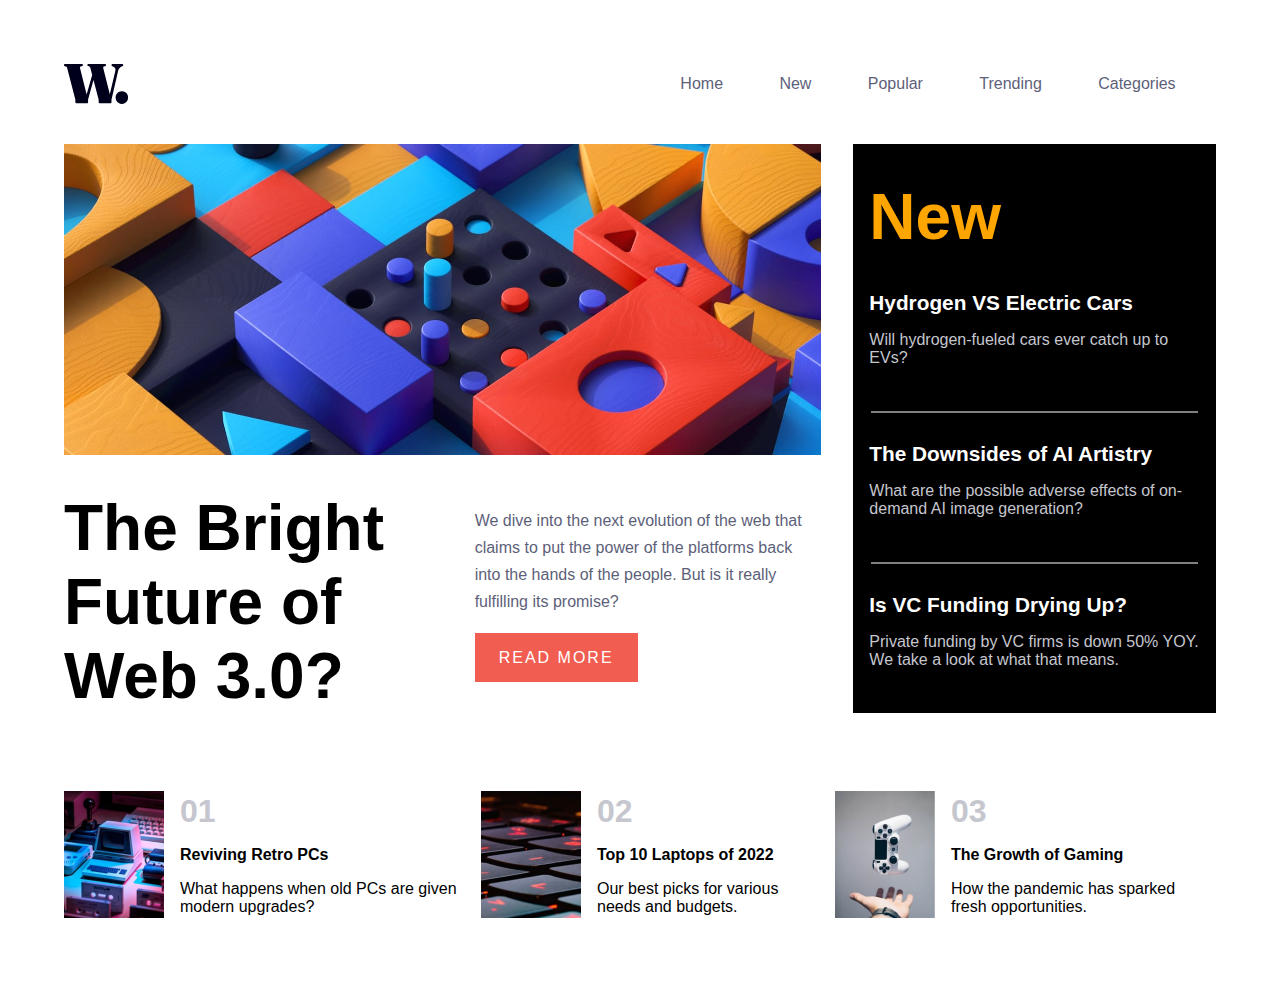
<file: news-homepage-main/index.html>
<!DOCTYPE html>
<html lang="en">
  <head>
    <meta charset="UTF-8" />
    <meta name="viewport" content="width=device-width, initial-scale=1.0" />
    <!-- displays site properly based on user's device -->

    <link
      rel="icon"
      type="image/png"
      sizes="32x32"
      href="../news-homepage-main/assets/images/favicon-32x32.png"
    />

    <title>Frontend Mentor | News homepage</title>

    <!-- Feel free to remove these styles or customise in your own stylesheet 👍 -->
    <link rel="stylesheet" href="style.css" />
  </head>
  <body>
    <header>
      <img src="../news-homepage-main/assets/images/logo.svg" alt="" />
      <ul>
        <li><a href="">Home</a></li>
        <li><a href="">New</a></li>
        <li><a href="">Popular</a></li>
        <li><a href="">Trending</a></li>
        <li><a href="">Categories</a></li>
      </ul>
    </header>
    <main>
      <figure>
        <img
          src="../news-homepage-main/assets/images/image-web-3-desktop.jpg"
          alt=""
        />
      </figure>
      <h1>The Bright Future of Web 3.0?</h1>
      <aside>
        <p>
          We dive into the next evolution of the web that claims to put the
          power of the platforms back into the hands of the people. But is it
          really fulfilling its promise?
        </p>
        <br /><a href="">READ MORE</a>
      </aside>
      <section class="news">
        <h1>New</h1>
        <div>
          <a href="">Hydrogen VS Electric Cars</a>
          <p class="kot">Will hydrogen-fueled cars ever catch up to EVs?</p>
        </div>
        <hr />
        <div>
          <a href=""> The Downsides of AI Artistry</a>
          <p class="kot">
            What are the possible adverse effects of on-demand AI image
            generation?
          </p>
        </div>
        <hr />
        <div>
          <a href="">Is VC Funding Drying Up?</a>
          <p class="kot">
            Private funding by VC firms is down 50% YOY. We take a look at what
            that means.
          </p>
        </div>
      </section>
    </main>
    <footer>
      <img
        src="../news-homepage-main/assets/images/image-retro-pcs.jpg"
        alt=""
      />
      <div class="f-txt">
        <h2>01</h2>
        <a href="">Reviving Retro PCs</a>
        <p>What happens when old PCs are given modern upgrades?</p>
      </div>
      <img
        src="../news-homepage-main/assets/images/image-top-laptops.jpg"
        alt=""
      />
      <div class="f-txt">
        <h2>02</h2>
        <a href="">Top 10 Laptops of 2022</a>
        <p>Our best picks for various needs and budgets.</p>
      </div>
      <img src="../news-homepage-main/assets/images/image-gaming-growth.jpg" />
      <div class="f-txt">
        <h2>03</h2>
        <a href="">The Growth of Gaming</a>
        <p>How the pandemic has sparked fresh opportunities.</p>
      </div>
    </footer>
  </body>
</html>
</file>
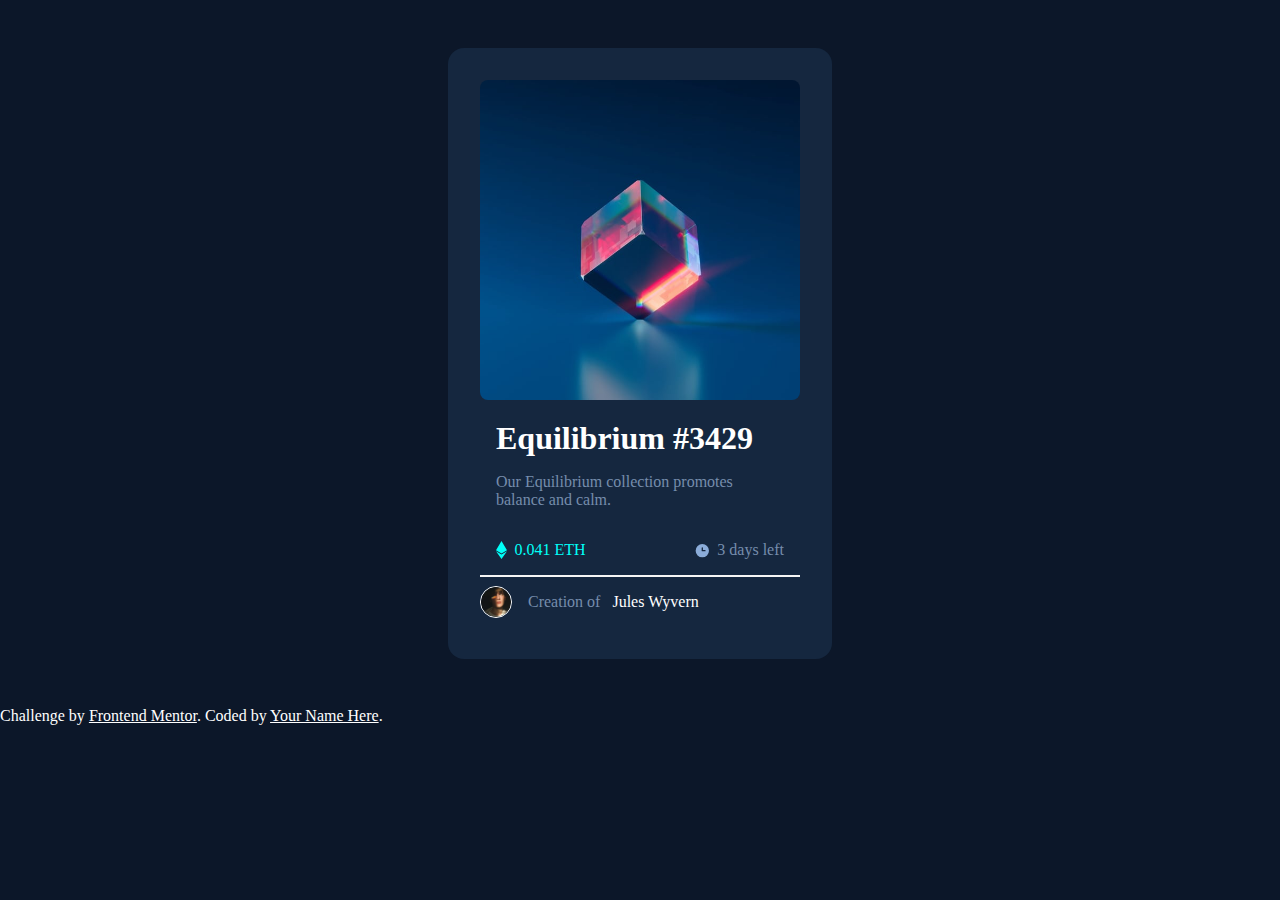
<file: nft-preview-card-component-main/index.html>
<!DOCTYPE html>
<html lang="en">
  <head>
    <meta charset="UTF-8" />
    <meta name="viewport" content="width=device-width, initial-scale=1.0" />
    <!-- displays site properly based on user's device -->

    <link
      rel="icon"
      type="image/png"
      sizes="32x32"
      href="./images/favicon-32x32.png"
    />

    <title>Frontend Mentor | NFT preview card component</title>

    <!-- Feel free to remove these styles or customise in your own stylesheet 👍 -->
    <link rel="stylesheet" href="style.css" />
  </head>
  <body>
    <section class="content">
      <img
        class="figure"
        src="../nft-preview-card-component-main/images/image-equilibrium.jpg"
        alt=""
      />

      <h1>Equilibrium #3429</h1>

      <p>Our Equilibrium collection promotes balance and calm.</p>
      <div class="eth">
        <p class="number">
          <img
            src="../nft-preview-card-component-main/images/icon-ethereum.svg"
            alt=""
          />
          0.041 ETH
        </p>
        <p class="days">
          <img
            src="../nft-preview-card-component-main/images/icon-clock.svg"
            alt=""
          />
          3 days left
        </p>
      </div>
      <hr />
      <footer>
        <img
          class="avatar"
          src="../nft-preview-card-component-main/images/image-avatar.png"
          alt=""
        />
        <p>Creation of <span> &nbsp; Jules Wyvern </span></p>
      </footer>
    </section>
    <div class="attribution">
      Challenge by
      <a href="https://www.frontendmentor.io?ref=challenge" target="_blank"
        >Frontend Mentor</a
      >. Coded by <a href="#">Your Name Here</a>.
    </div>
  </body>
</html>
</file>
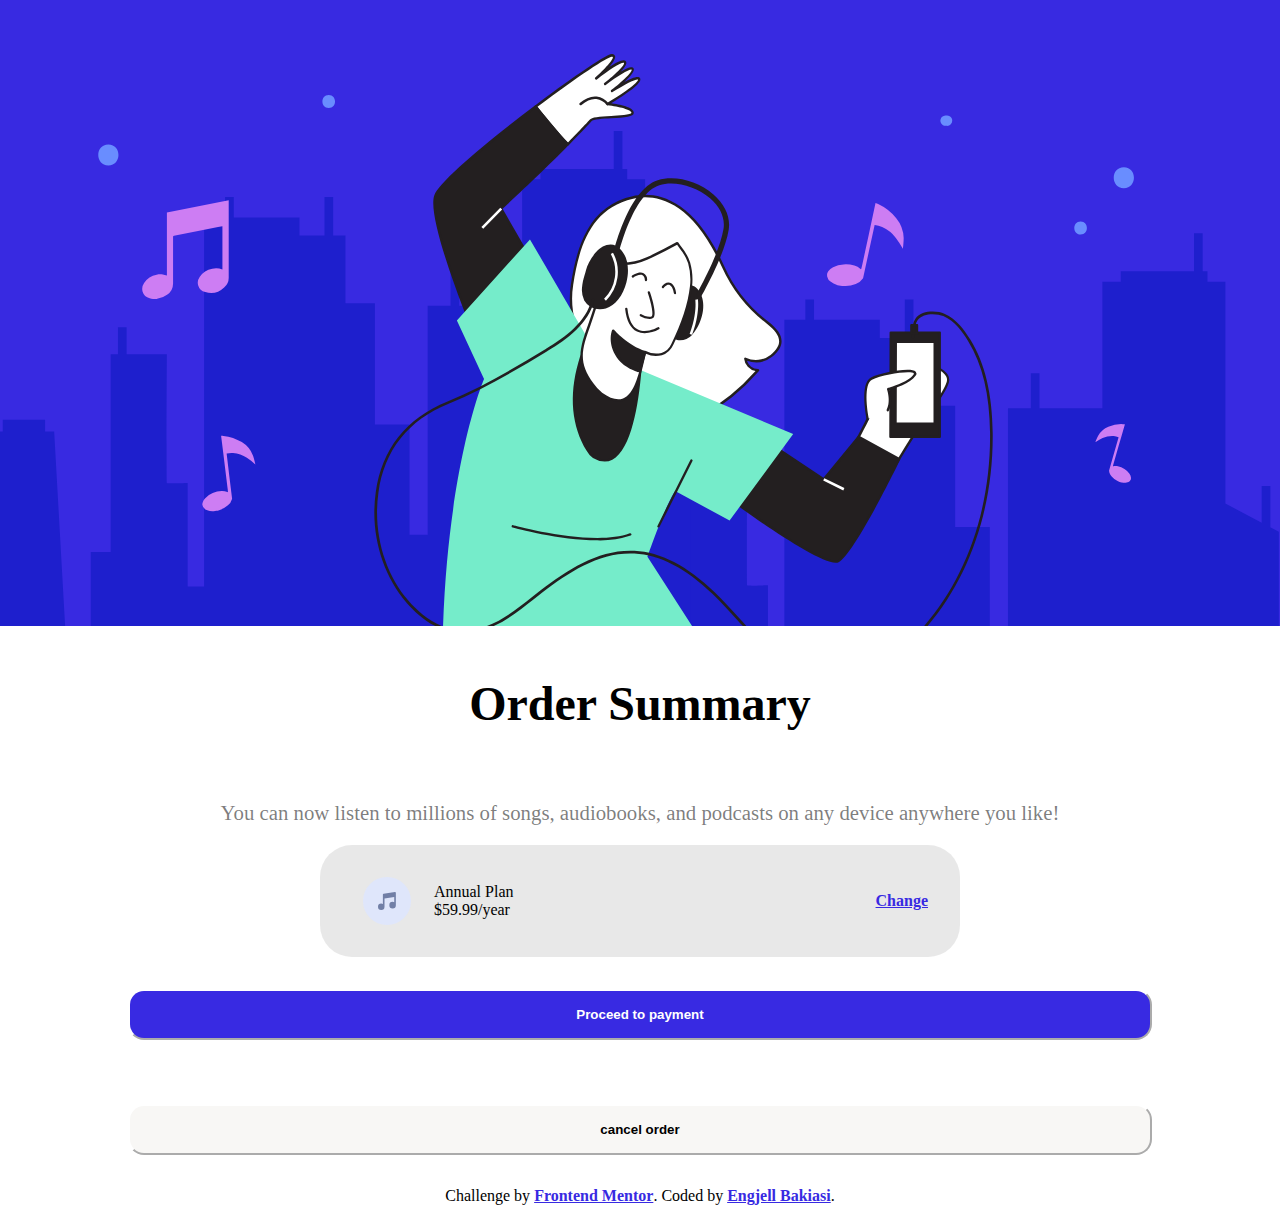
<file: order-summary-component-main/index.html>
<!DOCTYPE html>
<html lang="en">
  <head>
    <meta charset="UTF-8" />
    <meta name="viewport" content="width=device-width, initial-scale=1.0" />
    <!-- displays site properly based on user's device -->

    <link
      rel="icon"
      type="image/png"
      sizes="32x32"
      href="./images/favicon-32x32.png"
    />
    <link rel="stylesheet" href="style.css" />

    <title>Frontend Mentor | Order summary card</title>

    <!-- Feel free to remove these styles or customise in your own stylesheet 👍 -->
  </head>
  <body>
    <img
      class="hero"
      src="../order-summary-component-main/images/illustration-hero.svg"
      alt="illustration-hero"
    />
    <h1>Order Summary</h1>

    <p class="kot">
      You can now listen to millions of songs, audiobooks, and podcasts on any
      device anywhere you like!
    </p>

    <section class="payment">
      <p class="annualPlan">
        <img
          src="../order-summary-component-main/images/icon-music.svg"
          alt="icon-music"
        />
        Annual Plan <br />
        $59.99/year
      </p>
      <p><a href="">Change</a></p>
    </section>

    <button>Proceed to payment</button>
    <button class="cancel">cancel order</button>

    <div class="attribution">
      Challenge by
      <a href="https://www.frontendmentor.io?ref=challenge" target="_blank"
        >Frontend Mentor</a
      >. Coded by <a href="#">Engjell Bakiasi</a>.
    </div>
  </body>
</html>
</file>
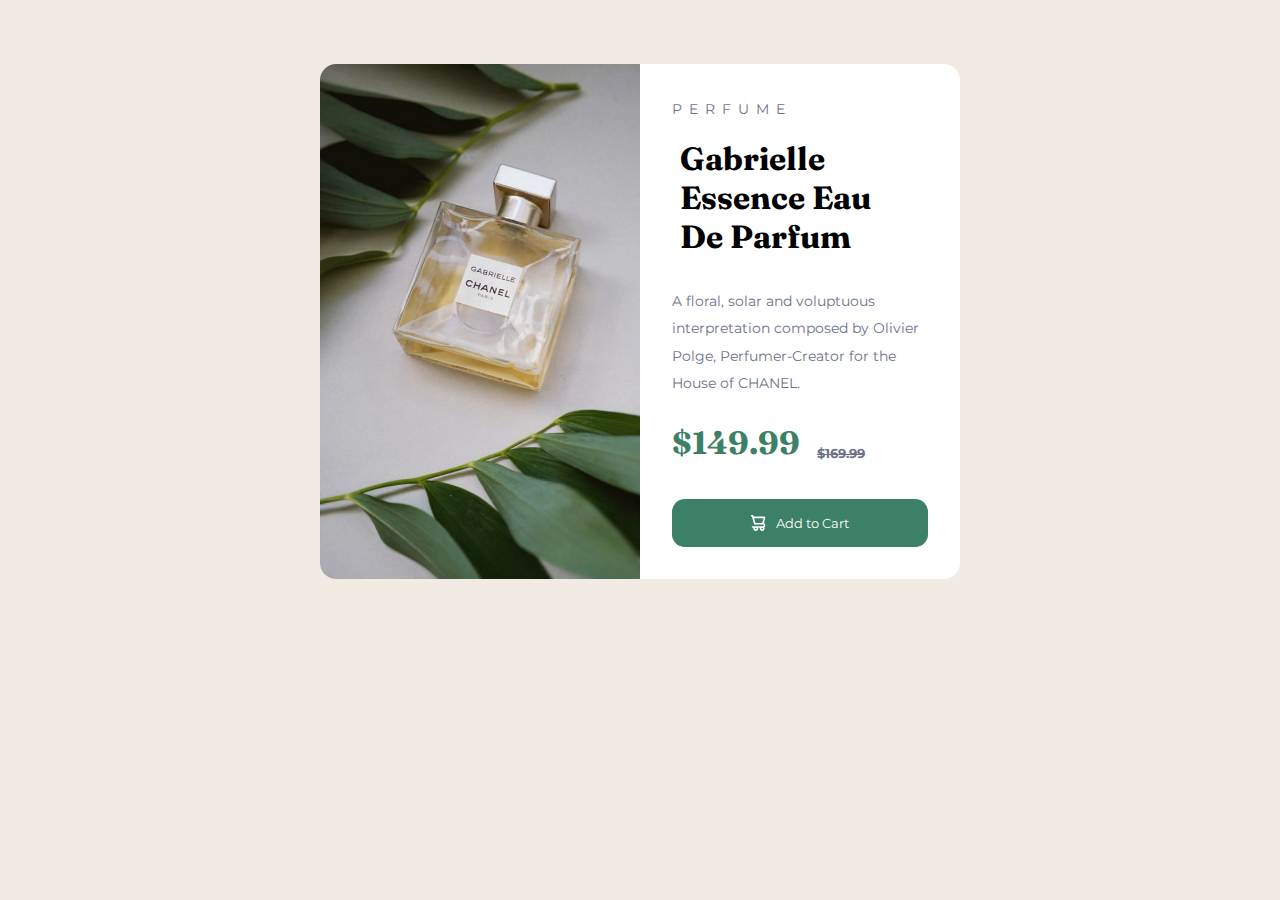
<file: product-preview-card-component-main/index.html>
<!DOCTYPE html>
<html lang="en">
  <head>
    <meta charset="UTF-8" />
    <meta name="viewport" content="width=device-width, initial-scale=1.0" />
    <!-- displays site properly based on user's device -->

    <link
      rel="icon"
      type="image/png"
      sizes="32x32"
      href="./images/favicon-32x32.png"
    />
    

    <title>Frontend Mentor | Product preview card component</title>

    <!-- Feel free to remove these styles or customise in your own stylesheet 👍 -->
    <link rel="stylesheet" href="style.css" />
  </head>
  <body>
    <img
      class="perfume"
      src="../product-preview-card-component-main/images/image-product-desktop.jpg"
      alt=""
    />
    <section class="article">
      <p class="perview">PERFUME</p>

      <h1>Gabrielle Essence Eau De Parfum</h1>

      <p class="text">
        A floral, solar and voluptuous interpretation composed by Olivier Polge,
        Perfumer-Creator for the House of CHANEL.
      </p>

      <p class="price">
        $149.99 <span><sub>$169.99</sub></span>
      </p>

      <button>
        <img
          src="../product-preview-card-component-main/images/icon-cart.svg"
          alt=""
        />
        Add to Cart
      </button>
    </section>

  
  </body>
</html>
</file>
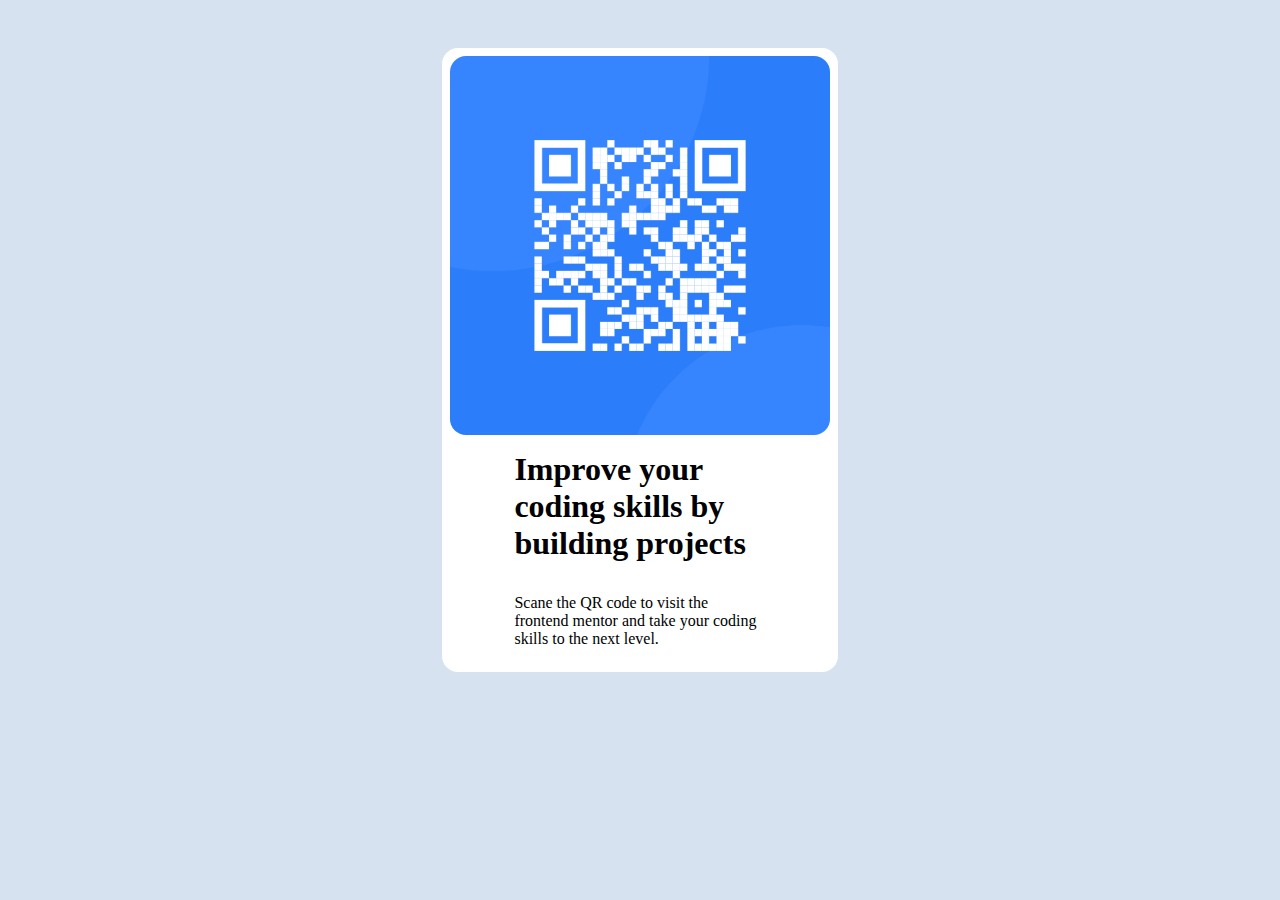
<file: qr-code-component-main/index.html>
<!DOCTYPE html>
<html lang="en">
  <head>
    <meta charset="UTF-8" />
    <meta name="viewport" content="width=device-width, initial-scale=1.0" />
    <!-- displays site properly based on user's device -->

    <link
      rel="icon"
      type="image/png"
      sizes="32x32"
      href="./images/favicon-32x32.png"
    />

    <title>Frontend Mentor | QR code component</title>
    <link rel="stylesheet" href="qrCode.css" />

    <!-- Feel free to remove these styles or customise in your own stylesheet 👍 -->
  </head>
  <body>
    <section>
      <img src="../qr-code-component-main/images/image-qr-code.png" alt="" />

      <h1>Improve your coding skills by building projects</h1>
      <p>
        Scane the QR code to visit the frontend mentor and take your coding
        skills to the next level.
      </p>
    </section>
  </body>
</html>
</file>
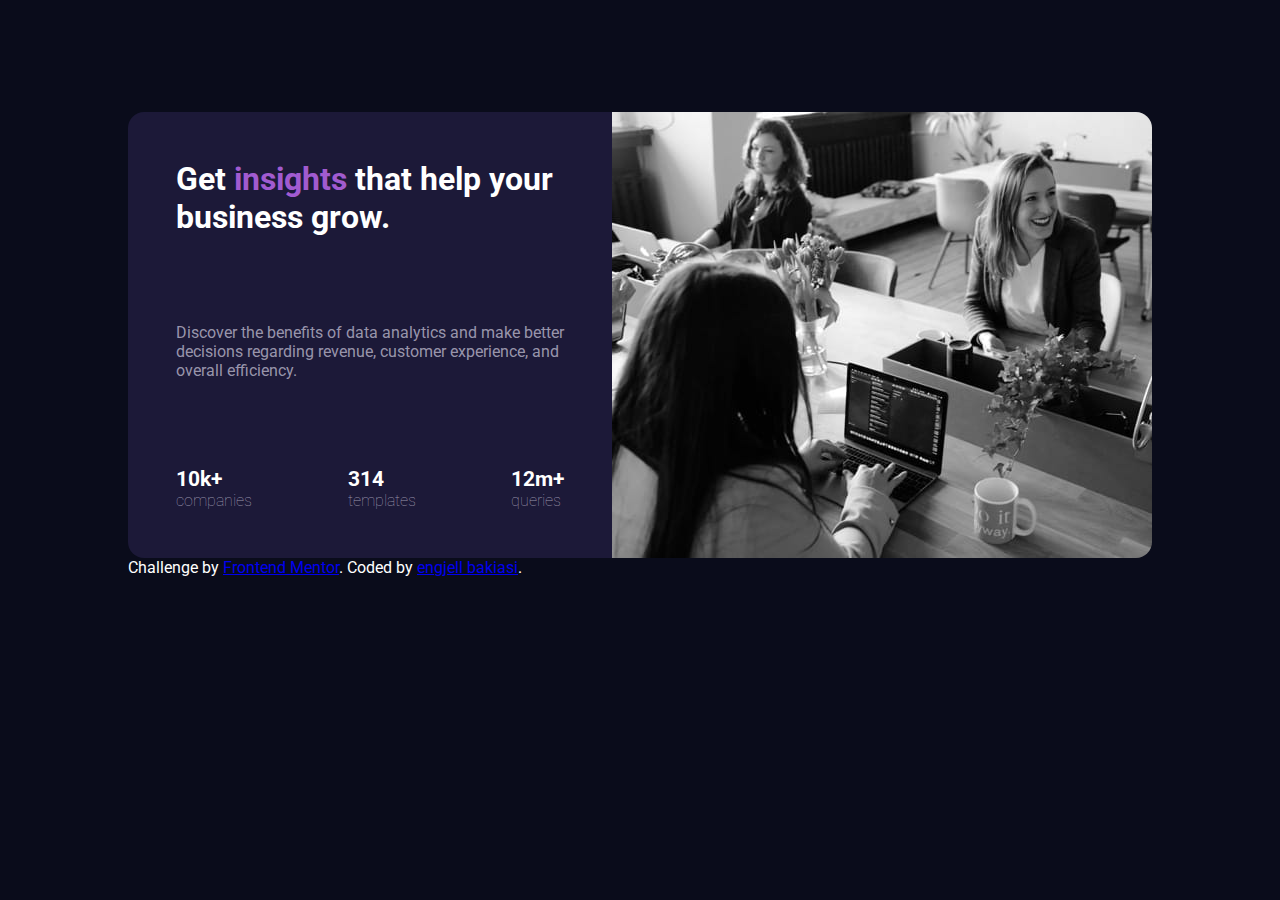
<file: stats-preview-card-component-main/index.html>
<!DOCTYPE html>
<html lang="en">
  <head>
    <meta charset="UTF-8" />
    <meta name="viewport" content="width=device-width, initial-scale=1.0" />
    <!-- displays site properly based on user's device -->

    <link
      rel="icon"
      type="image/png"
      sizes="32x32"
      href="./images/favicon-32x32.png"
    />

    <title>Frontend Mentor | Stats preview card component</title>

    <!-- Feel free to remove these styles or customise in your own stylesheet 👍 -->
    <link rel="stylesheet" href="style.css" />
  </head>
  <body>
    <section class="article">
      <h1>Get <span> insights </span> that help  your business grow.</h1>

      <p class="txt">
        Discover the benefits of data analytics and make better decisions
        regarding revenue, customer experience, and overall efficiency.
      </p>
      <section class="stats">
        <p>
          10k+ <br />
       <span class="stats">companies</span>   
        </p>
        <p>
          314 <br />
          <span class="stats">templates</span>   
        </p>
        <p>
          12m+ <br />
          <span class="stats">queries</span>    
        </p>
      </section>
    </section>
    <div class="img"></div>
    <!-- <img src="../stats-preview-card-component-main/images/image-header-desktop.jpg" alt=""> -->
    <div class="attribution">
      Challenge by
      <a href="https://www.frontendmentor.io?ref=challenge" target="_blank"
        >Frontend Mentor</a
      >. Coded by <a href="#">engjell bakiasi</a>.
    </div>
  </body>
</html>
</file>
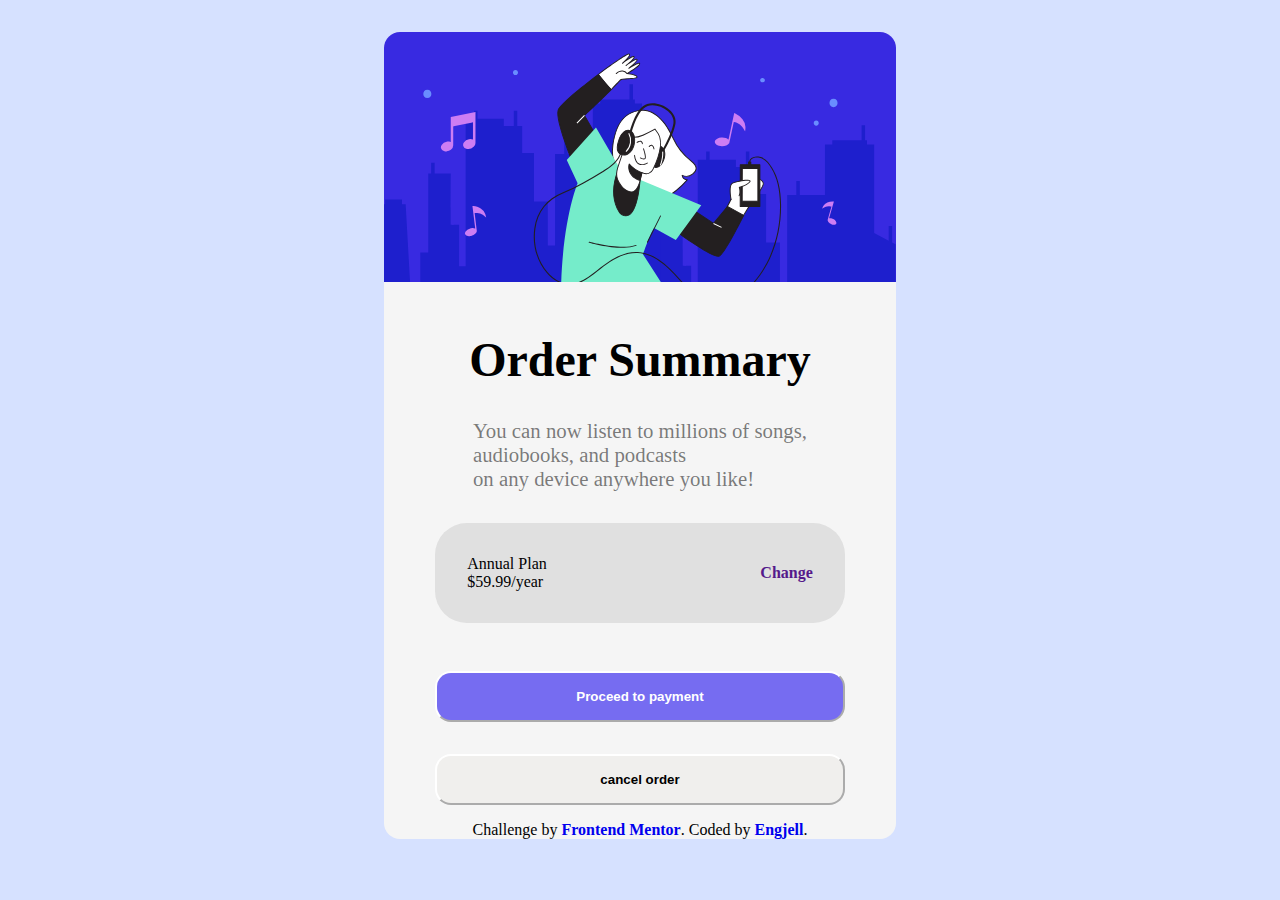
<file: order-summary-component-main/index2.html>
<!DOCTYPE html>
<html lang="en">
  <head>
    <meta charset="UTF-8" />
    <meta name="viewport" content="width=device-width, initial-scale=1.0" />
    <!-- displays site properly based on user's device -->

    <link
      rel="icon"
      type="image/png"
      sizes="32x32"
      href="./images/favicon-32x32.png"
    />
    <link rel="stylesheet" href="style2.css" />

    <title>Frontend Mentor | Order summary card</title>

    <!-- Feel free to remove these styles or customise in your own stylesheet 👍 -->
  </head>
  <body>
    <img
      class="hero"
      src="../order-summary-component-main/images/illustration-hero.svg"
      alt="illustration-hero"
    />
    <h1>Order Summary</h1>

    <p class="kot">
      You can now listen to millions of songs,<br> audiobooks, and podcasts <br>on any
      device anywhere you like!
    </p>

    <section class="payment">
      <p class="annualPlan">
        Annual Plan <br />
        $59.99/year
      </p>
      <p><a href="">Change</a></p>
    </section>

    <button>Proceed to payment</button>
    <button class="cancel">cancel order</button>

    <div class="attribution">
      Challenge by
      <a href="https://www.frontendmentor.io?ref=challenge" target="_blank"
        >Frontend Mentor</a
      >. Coded by <a href="#">Engjell</a>.
    </div>
  </body>
  
</html>
</file>
<file: news-homepage-main/style.css>
/* @import url("https://fonts.googleapis.com/css2?family=Fraunces:opsz,wght@9..144,700&family=Inter:wght@400;800&display=swap"); */
* {
  margin: 0;
  padding: 0;
  box-sizing: border-box;
  font-family: "Inter", sans-serif;
}
body {
  margin: 4rem;
}
header {
  display: flex;
  justify-content: space-between;
  align-items: center;
  margin-bottom: 2.5rem;
}
.news hr {
  background-color: gray;
  border: 0.5px solid gray;
  width: 90%;
  align-self: center;
}
ul {
  display: flex;
  justify-content: space-evenly;
  align-items: center;
  list-style-type: none;
  width: 50%;
}
li a {
  color: hsl(236, 13%, 42%);
  text-decoration: none;
}
li a:hover {
  color: red;
}
.news {
  background-color: black;
  display: flex;
  justify-content: space-evenly;
  align-items: flex-start;
  flex-direction: column;
}
.news h1 {
  color: orange;
  margin: 0.5rem 1rem;
  transition: 2s;
}
.news p {
  color: hsl(233, 8%, 79%);
}
.news a {
  text-decoration: none;
  font-size: 1.3rem;
  color: white;
  margin-left: 1rem;
  font-weight: 700;
}
.news a:hover {
  color: hsl(35, 77%, 62%);
  transition: 0.3s;
}
aside a {
  color: white;
  background-color: rgb(241, 93, 81);
  text-decoration: none;
  padding: 1rem 1.5rem;
  letter-spacing: 2px;
  margin: 1rem;
}
aside a:hover {
  background-color: black;
}
aside p {
  line-height: 27px;
  color: hsl(236, 13%, 42%);
}
footer {
  display: flex;
  justify-content: space-between;
  align-items: center;
  margin-top: 4rem;
}
footer h2,
a,
p {
  margin: 1rem;
}
footer a {
  font-size: 1rem;
  color: black;
  text-decoration: none;
  font-weight: 900;
}
footer a:hover {
  color: rgb(241, 93, 81);
  transition: 0.3s;
}
footer img {
  width: 100px;
}
.kot {
  margin: 1rem;
}
.f-txt h2 {
  color: hsl(233, 8%, 79%);
  font-size: 2rem;
}
main {
  display: grid;
  grid-template-columns: 1fr 1fr 1fr;
  gap: 2rem;
}
figure img {
  width: 100%;
}
figure {
  grid-column-start: 1;
  grid-column-end: 3;
}
.news {
  grid-row-start: 1;
  grid-row-end: 3;
  grid-column-start: 3;
  grid-column-end: 4;
}
h1 {
  font-size: 4rem;
  font-weight: 700;
}
</file>
<file: nft-preview-card-component-main/style.css>
* {
  margin: 0;
  padding: 0;
  box-sizing: border-box;
  color: white;
}
body {
  background-color: rgb(12, 23, 41);
}

section {
  width: 30%;
  background-color: rgb(21, 39, 63);
  margin: 3rem auto;
  padding: 2rem;
  border-radius: 1rem;
}
.figure {
  width: 100%;
  height: 100%;
  object-fit: contain;
  border-radius: 0.5rem;
}
h1 {
  margin: 1rem;
}
p {
  margin: 1rem;
  color: rgb(118, 141, 172);
}
.eth {
  display: flex;
  justify-content: space-between;
  align-items: center;
}
.number {
  color: rgb(0, 255, 248);
  display: flex;
  justify-content: space-between;
  align-items: center;
  width: 28%;
}
.days {
  display: flex;
  justify-content: space-between;
  align-items: center;
  width: 28%;
}
footer {
  display: flex;
  justify-content: flex-start;
  align-items: center;
}
.avatar {
  border: 1px solid white;
  border-radius: 50%;
  width: 10%;
}
hr {
  border: 1px solid whitesmoke;
}
</file>
<file: order-summary-component-main/style.css>
* {
  margin: 0;
  padding: 0;
  box-sizing: border-box;
}
body {
  display: flex;
  justify-content: center;
  align-items: center;
  flex-direction: column;
}
.hero {
  display: block;
  width: 100%;
}
h1 {
  margin: 50px 0px;
  font-size: 3rem;
}
.kot {
  margin: 20px;
  color: #00000085;
  font-size: 1.3rem;
}
.payment {
  background-color: rgba(128, 128, 128, 0.183);
  width: 50%;
  display: flex;
  justify-content: space-between;
  align-items: center;
  border-radius: 2rem;
  padding: 2rem;
}
.annualPlan {
  width: 30%;
  display: flex;
  justify-content: space-around;
  align-items: center;
}
button {
  width: 80%;
  margin: 2rem;
  padding: 1rem;
  border-radius: 1rem;
  border-color: white;
  color: white;
  background-color: #382ae2;
  font-weight: 900;
}
button:hover {
  background-color: #52ad5e;
}
.cancel {
  background-color: rgba(220, 215, 204, 0.199);
  color: black;
}
.cancel:hover {
  background-color: rgba(255, 0, 0, 0.516);
}
a {
  text-decoration: underline;
  font-weight: 600;
  color:#382ae2;
}
a:hover {
  color: #52ad5e;
  text-decoration: none;
}
</file>
<file: product-preview-card-component-main/style.css>
@import url("https://fonts.googleapis.com/css2?family=Montserrat:wght@500;700&display=swap");
@import url("https://fonts.googleapis.com/css2?family=Fraunces:opsz,wght@9..144,700&display=swap");
* {
  margin: 0;
  padding: 0;
  box-sizing: border-box;
  font-family: "Montserrat", sans-serif;
}
html {
  display: flex;
  justify-content: center;
  align-items: center;
  background-color: hsl(30, 38%, 92%);
}
.perfume {
  width: 100%;
  height: 100%;
  object-fit: cover;
  border-radius: 1rem 0 0 1rem;
}
body {
  width: 50%;
  margin: 4rem auto;
  background-color: rgb(255, 255, 255);
  display: grid;
  grid-template-columns: 1fr 1fr;
  border-radius: 1rem;
}
.perview {
  margin: 2rem 2rem 1rem 2rem;
  letter-spacing: 7px;
}
h1 {
  margin: 0rem 2.5rem;
  font-family: "Fraunces", serif;
  font-size: 2rem;
}
p {
  margin: 2rem;
  color: hsl(228, 12%, 48%);
  font-size: 14px;
  line-height: 1.7rem;
}
.price {
  font-size: 2rem;
  color: rgb(60, 128, 103);
  font-weight: 700;
  font-family: "Fraunces", serif;
}
span {
  font-size: 1rem;
  text-decoration: line-through;
  margin-left: 10px;
  color: hsl(228, 12%, 48%);
}
button {
  margin: 2rem;
  width: 80%;
  padding: 1rem;
  border: none;
  border-radius: 0.8rem;
  color: white;
  background-color: rgb(60, 128, 103);
  display: flex;
  justify-content: center;
  align-items: center;
}
button img {
  margin-right: 10px;
}
</file>
<file: qr-code-component-main/qrCode.css>
body {
  background-color: #d6e2f0;
}

section {
  display: flex;
  justify-content: center;
  align-items: center;
  flex-direction: column;
  background-color: #fff;
  width: 30%;
  margin: 3rem auto;
  padding: 0.5rem;
  border-radius: 1rem;
}
img {
  width: 100%;
  height: 100%;
  object-fit: contain;
  border-radius: 1rem;
}
h1,
p {
  margin: 1rem 4rem;
}
h1 {
  font-size: 2rem;
}
</file>
<file: stats-preview-card-component-main/style.css>
@import url("https://fonts.googleapis.com/css2?family=Roboto:wght@100;300;400;500;700;900&display=swap");

* {
  padding: 0;
  margin: 0;
  box-sizing: border-box;
  font-family: "Roboto", sans-serif;
}
h1 {
  font-size: 2rem;
}
html {
  background-color: #0a0c1b;
}
body {
  display: grid;
  grid-template-columns: 1fr 1fr;
  color: #fff;
  width: 80%;
  margin: 7rem auto;
}
.img {
  width: 540px;
  height: 446px;
  border-radius: 0 1rem 1rem 0;
  background-image: url(../stats-preview-card-component-main/images/image-header-desktop.jpg);
  background-color: rgba(138, 23, 215, 0.71);
}
.article {
  display: flex;
  justify-content: space-between;
  align-items: center;
  flex-direction: column;
  background-color: #1c1938;
  padding: 3rem;
  border-radius: 1rem 0 0 1rem;
}
.txt {
  color: #c0bed1c5;
}
.stats {
  display: flex;
  justify-content: space-between;
  align-items: center;
  width: 100%;
  font-size: 1.3em;
  font-weight: 700;
}
span {
  color: #a15bd0;
}
span.stats{
    color:#c0bed1c5 ;
    font-size: 16px;
    font-weight: 100;
}
</file>
<file: order-summary-component-main/style2.css>
* {
  margin: 0;
  padding: 0;
  box-sizing: border-box;
}

html {
  display: flex;
  justify-content: center;
  background-color: #d6e1ff;
}
body {
  display: flex;
  justify-content: center;
  align-items: center;
  flex-direction: column;
  width: 40%;
  height: 40%;
  border-radius: 2rem;
  margin: 2rem;
  border-radius: 1rem;
  background-color: whitesmoke;
}
body:hover {
  box-shadow: 10px 10px 10px 10px rgba(0, 0, 0, 0.281);

  transition: 0.7s;
}
.hero {
  display: block;
  width: 100%;

  border-radius: 1rem 1rem 0 0;
}
h1 {
  margin: 50px 0 0 0;
  font-size: 3rem;
}
.kot {
  margin: 2rem auto;
  color: #00000085;
  font-size: 1.3rem;
}
.payment {
  background-color: rgba(128, 128, 128, 0.183);
  width: 80%;
  display: flex;
  justify-content: space-between;
  align-items: center;
  border-radius: 2rem;
  padding: 2rem;
  margin-bottom: 2rem;
}
button {
  width: 80%;
  margin: 1rem;
  padding: 1rem;
  border-radius: 1rem;
  border-color: white;
  color: white;
  background-color: #766cf1;
  font-weight: 900;
}
button:hover {
  background-color: #5a52ad;
}
.cancel {
  background-color: rgba(220, 215, 204, 0.199);
  color: black;
}
.cancel:hover {
  background-color: rgba(255, 0, 0, 0.516);
}
a {
  text-decoration: none;
  font-weight: 600;
}
a:hover {
  color: red;
}
</file>
